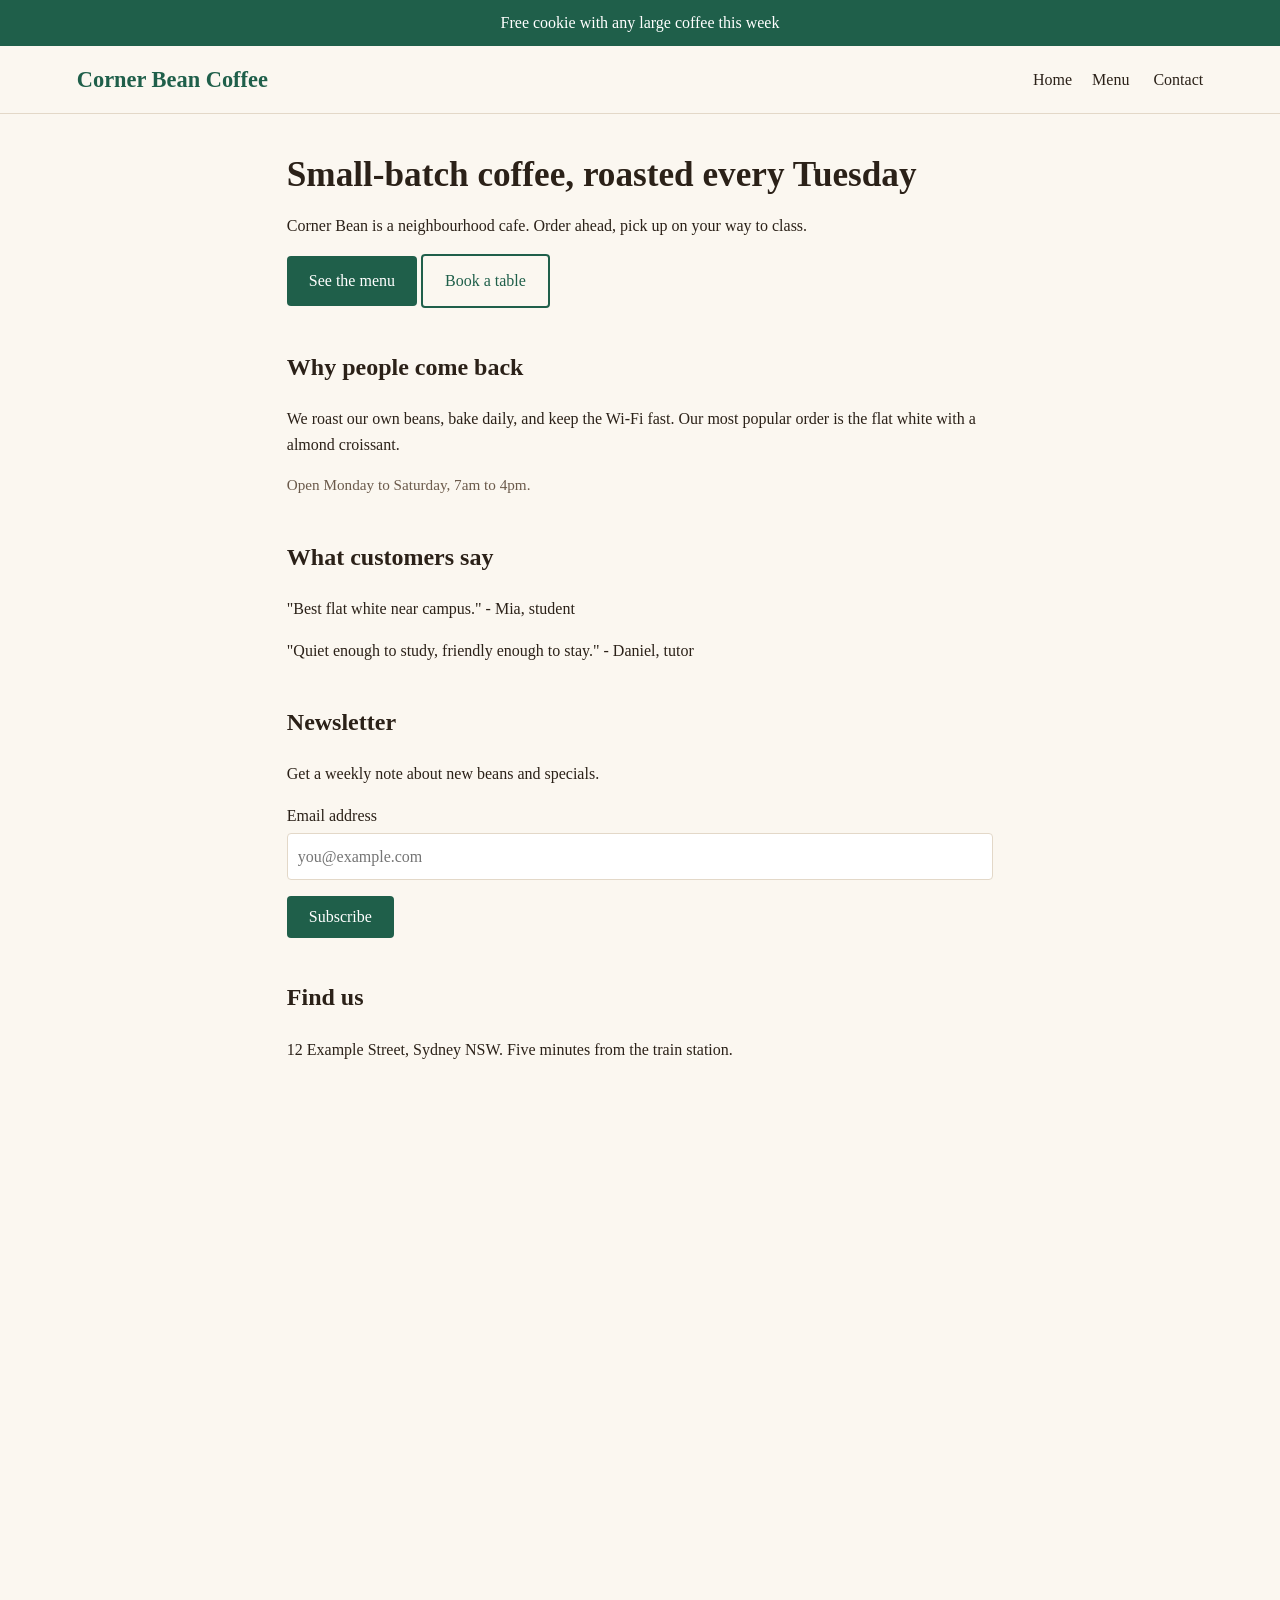
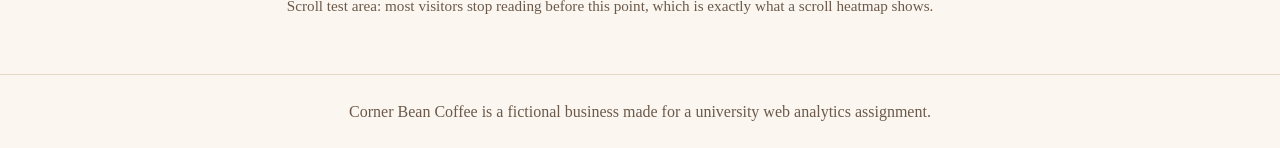
<file: index.html>
<!DOCTYPE html><html lang="en">
<head><title>Corner Bean Coffee - Home</title>
	<meta charset="utf-8">
	<meta name="viewport" content="width=device-width, initial-scale=1">
	<link rel="stylesheet" href="style.css">
	<script defer src="https://t.contentsquare.net/uxa/2fc5d538ca3bb.js"></script>
</head>
<body>
	<div class="banner">Free cookie with any large coffee this week</div>
	<header>
		<a class="logo" href="index.html">Corner Bean Coffee</a><nav>
		<a href="index.html">Home</a><a href="menu.html">Menu</a>
		<a href="contact.html">Contact</a></nav>
	</header>
	<main>
		<h1>Small-batch coffee, roasted every Tuesday</h1>
		<p>Corner Bean is a neighbourhood cafe. Order ahead, pick up on your way to class.</p>
		<p><a class="btn" href="menu.html" id="btn-menu">See the menu</a> <a class="btn secondary" href="contact.html" id="btn-book">Book a table</a></p>
		<h2>Why people come back</h2>
		<p>We roast our own beans, bake daily, and keep the Wi-Fi fast. Our most popular order is the flat white with a almond croissant.</p>
		<p class="note">Open Monday to Saturday, 7am to 4pm.</p>
		<h2>What customers say</h2>
		<p>"Best flat white near campus." - Mia, student</p>
		<p>"Quiet enough to study, friendly enough to stay." - Daniel, tutor</p>
		<h2>Newsletter</h2>
		<p>Get a weekly note about new beans and specials.</p>
		<label for="nl">Email address</label>
		<input id="nl" type="email" placeholder="you@example.com">
		<p><button class="btn" id="btn-subscribe" type="button" onclick="alert('Thanks! (demo only, nothing is sent)')">Subscribe</button></p>
		<h2>Find us</h2>
		<p>12 Example Street, Sydney NSW. Five minutes from the train station.</p>
		<p style="height:500px"></p>
		<p class="note">Scroll test area: most visitors stop reading before this point, which is exactly what a scroll heatmap shows.</p>
	</main>
	<footer>Corner Bean Coffee is a fictional business made for a university web analytics assignment.</footer>
</body>
</html>
</file>
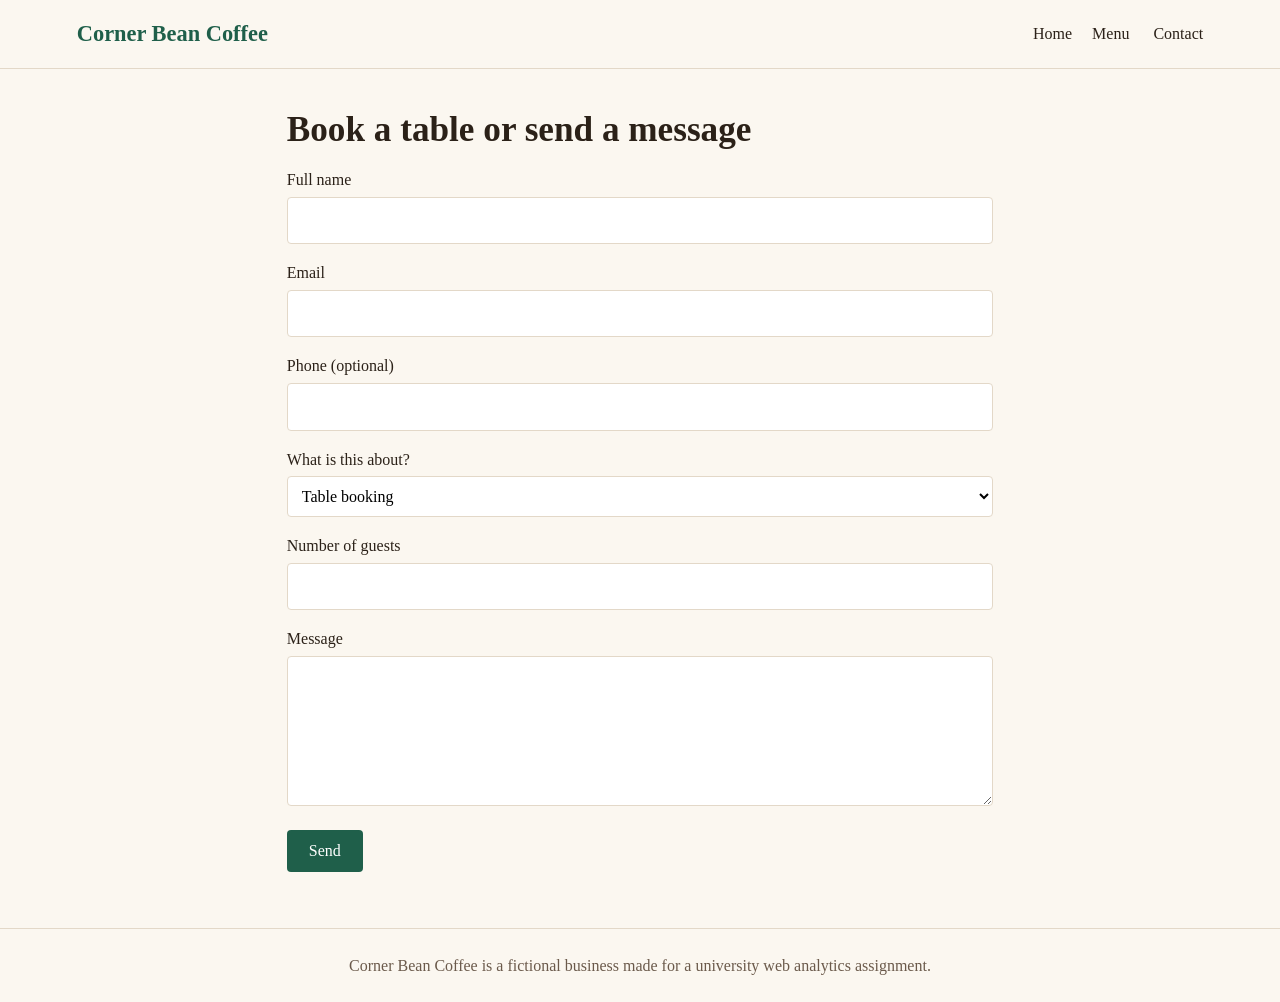
<file: contact.html>
<!DOCTYPE html>
<html lang="en">
<head>
	<title>Corner Bean Coffee - Contact</title>
	<meta charset="utf-8"><meta name="viewport" content="width=device-width, initial-scale=1">
	<link rel="stylesheet" href="style.css">
	<script defer src="https://t.contentsquare.net/uxa/2fc5d538ca3bb.js"></script>
</head>
<body>
	<header>
		<a class="logo" href="index.html">Corner Bean Coffee</a>
		<nav><a href="index.html">Home</a><a href="menu.html">Menu</a>
		<a href="contact.html">Contact</a>
		</nav>
	</header>
	<main>
		<h1>Book a table or send a message</h1>
		<form id="contact-form" onsubmit="event.preventDefault();document.getElementById('done').hidden=false;">
			<label for="name">Full name</label><input id="name" required>
			<label for="email">Email</label><input id="email" type="email" required>
			<label for="phone">Phone (optional)</label><input id="phone">
			<label for="type">What is this about?</label>
			<select id="type">
				<option>Table booking</option>
				<option>Catering</option>
				<option>Feedback</option>
				<option>Other</option>
			</select>
			<label for="guests">Number of guests</label><input id="guests" type="number" min="1" max="20">
			<label for="msg">Message</label><textarea id="msg" rows="5"></textarea>
			<p><button class="btn" type="submit" id="btn-send">Send</button></p>
		</form>
		<p id="done" hidden><strong>Thanks, your message was sent.</strong></p>
	</main>
	<footer>Corner Bean Coffee is a fictional business made for a university web analytics assignment.</footer>
</body></html>
</file>
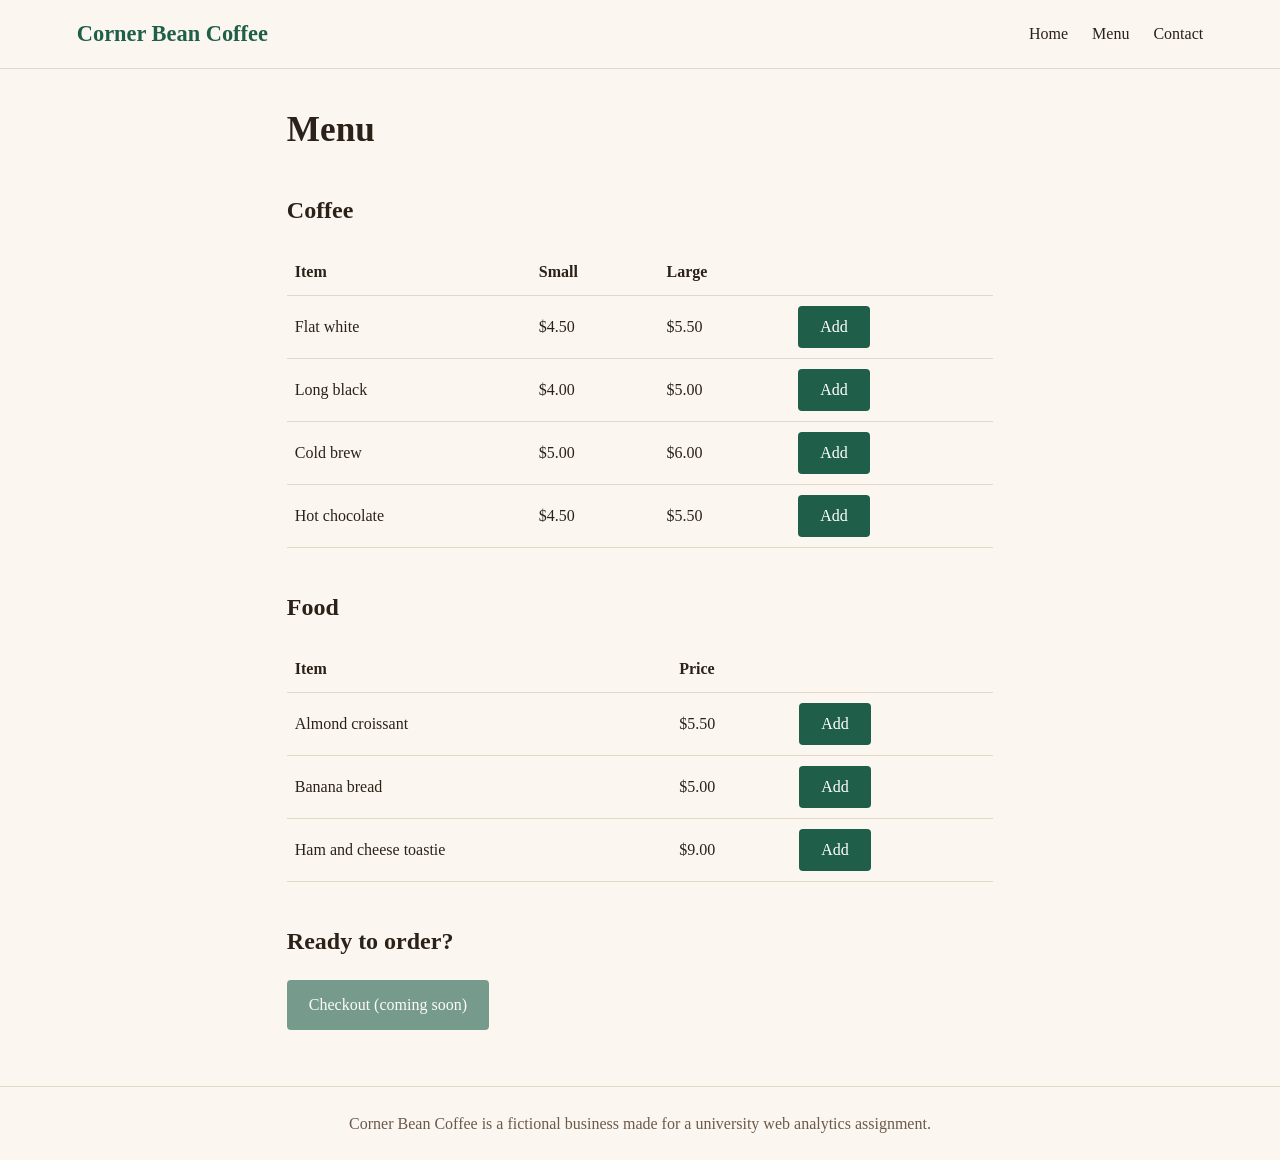
<file: menu.html>
<!DOCTYPE html><html lang="en">
<head>
	<title>Corner Bean Coffee - Menu</title>
	<meta charset="utf-8"><meta name="viewport" content="width=device-width, initial-scale=1"><link rel="stylesheet" href="style.css">
	<script defer src="https://t.contentsquare.net/uxa/2fc5d538ca3bb.js"></script>
</head>
<body>
	<header>
		<a class="logo" href="index.html">Corner Bean Coffee</a>
		<nav>
			<a href="index.html">Home</a>
			<a href="menu.html">Menu</a>
			<a href="contact.html">Contact</a>
			</nav>
	</header>
	<main>
		<h1>Menu</h1>
		<h2>Coffee</h2>
		<table>
		<tr><th>Item</th><th>Small</th><th>Large</th><th></th></tr>
		<tr><td>Flat white</td><td>$4.50</td><td>$5.50</td><td><button class="btn" type="button" onclick="alert('Added (demo)')">Add</button></td></tr>
		<tr><td>Long black</td><td>$4.00</td><td>$5.00</td><td><button class="btn" type="button" onclick="alert('Added (demo)')">Add</button></td></tr>
		<tr><td>Cold brew</td><td>$5.00</td><td>$6.00</td><td><button class="btn" type="button" onclick="alert('Added (demo)')">Add</button></td></tr>
		<tr><td>Hot chocolate</td><td>$4.50</td><td>$5.50</td><td><button class="btn" type="button" onclick="alert('Added (demo)')">Add</button></td></tr>
		</table>
		<h2>Food</h2>
		<table>
			<tr><th>Item</th><th>Price</th><th></th></tr>
			<tr><td>Almond croissant</td><td>$5.50</td><td><button class="btn" type="button" onclick="alert('Added (demo)')">Add</button></td></tr>
			<tr><td>Banana bread</td><td>$5.00</td><td><button class="btn" type="button" onclick="alert('Added (demo)')">Add</button></td></tr>
			<tr><td>Ham and cheese toastie</td><td>$9.00</td><td><button class="btn" type="button" onclick="alert('Added (demo)')">Add</button></td></tr>
		</table>
		<h2>Ready to order?</h2>
		<p><!-- Deliberately a non-link: visitors will click it and nothing happens, which creates "rage clicks" in Hotjar -->
		<span class="btn" id="btn-checkout" style="opacity:.6;cursor:pointer">Checkout (coming soon)</span></p>
	</main>
	<footer>Corner Bean Coffee is a fictional business made for a university web analytics assignment.</footer>
</body></html>
</file>
<file: style.css>
:root{--bg:#fbf7f0;--ink:#2b2118;--muted:#6b5a4b;--accent:#1f5f4a;--line:#e3d8c8}
*{box-sizing:border-box}
body{margin:0;font-family:Georgia,"Times New Roman",serif;background:var(--bg);color:var(--ink);line-height:1.6}
header{display:flex;justify-content:space-between;align-items:center;padding:16px 6vw;border-bottom:1px solid var(--line);flex-wrap:wrap;gap:8px}
header a.logo{font-size:1.4rem;font-weight:bold;color:var(--accent);text-decoration:none}
nav a{margin-left:20px;color:var(--ink);text-decoration:none}
nav a:hover,nav a:focus{text-decoration:underline}
main{max-width:860px;margin:0 auto;padding:40px 6vw}
h1{font-size:2.2rem;line-height:1.2;margin:0 0 12px}
h2{margin-top:40px}
.btn{display:inline-block;background:var(--accent);color:#fff;padding:12px 22px;border:0;border-radius:4px;font-size:1rem;text-decoration:none;cursor:pointer;font-family:inherit}
.btn:hover{opacity:.9}
.btn.secondary{background:transparent;color:var(--accent);border:2px solid var(--accent)}
table{width:100%;border-collapse:collapse}
td,th{padding:10px 8px;border-bottom:1px solid var(--line);text-align:left}
label{display:block;margin:16px 0 4px}
input,textarea,select{width:100%;padding:10px;border:1px solid var(--line);border-radius:4px;font:inherit;background:#fff}
.note{color:var(--muted);font-size:.95rem}
footer{padding:24px 6vw;border-top:1px solid var(--line);color:var(--muted);text-align:center}
.banner{background:var(--accent);color:#fff;padding:10px;text-align:center}
</file>
